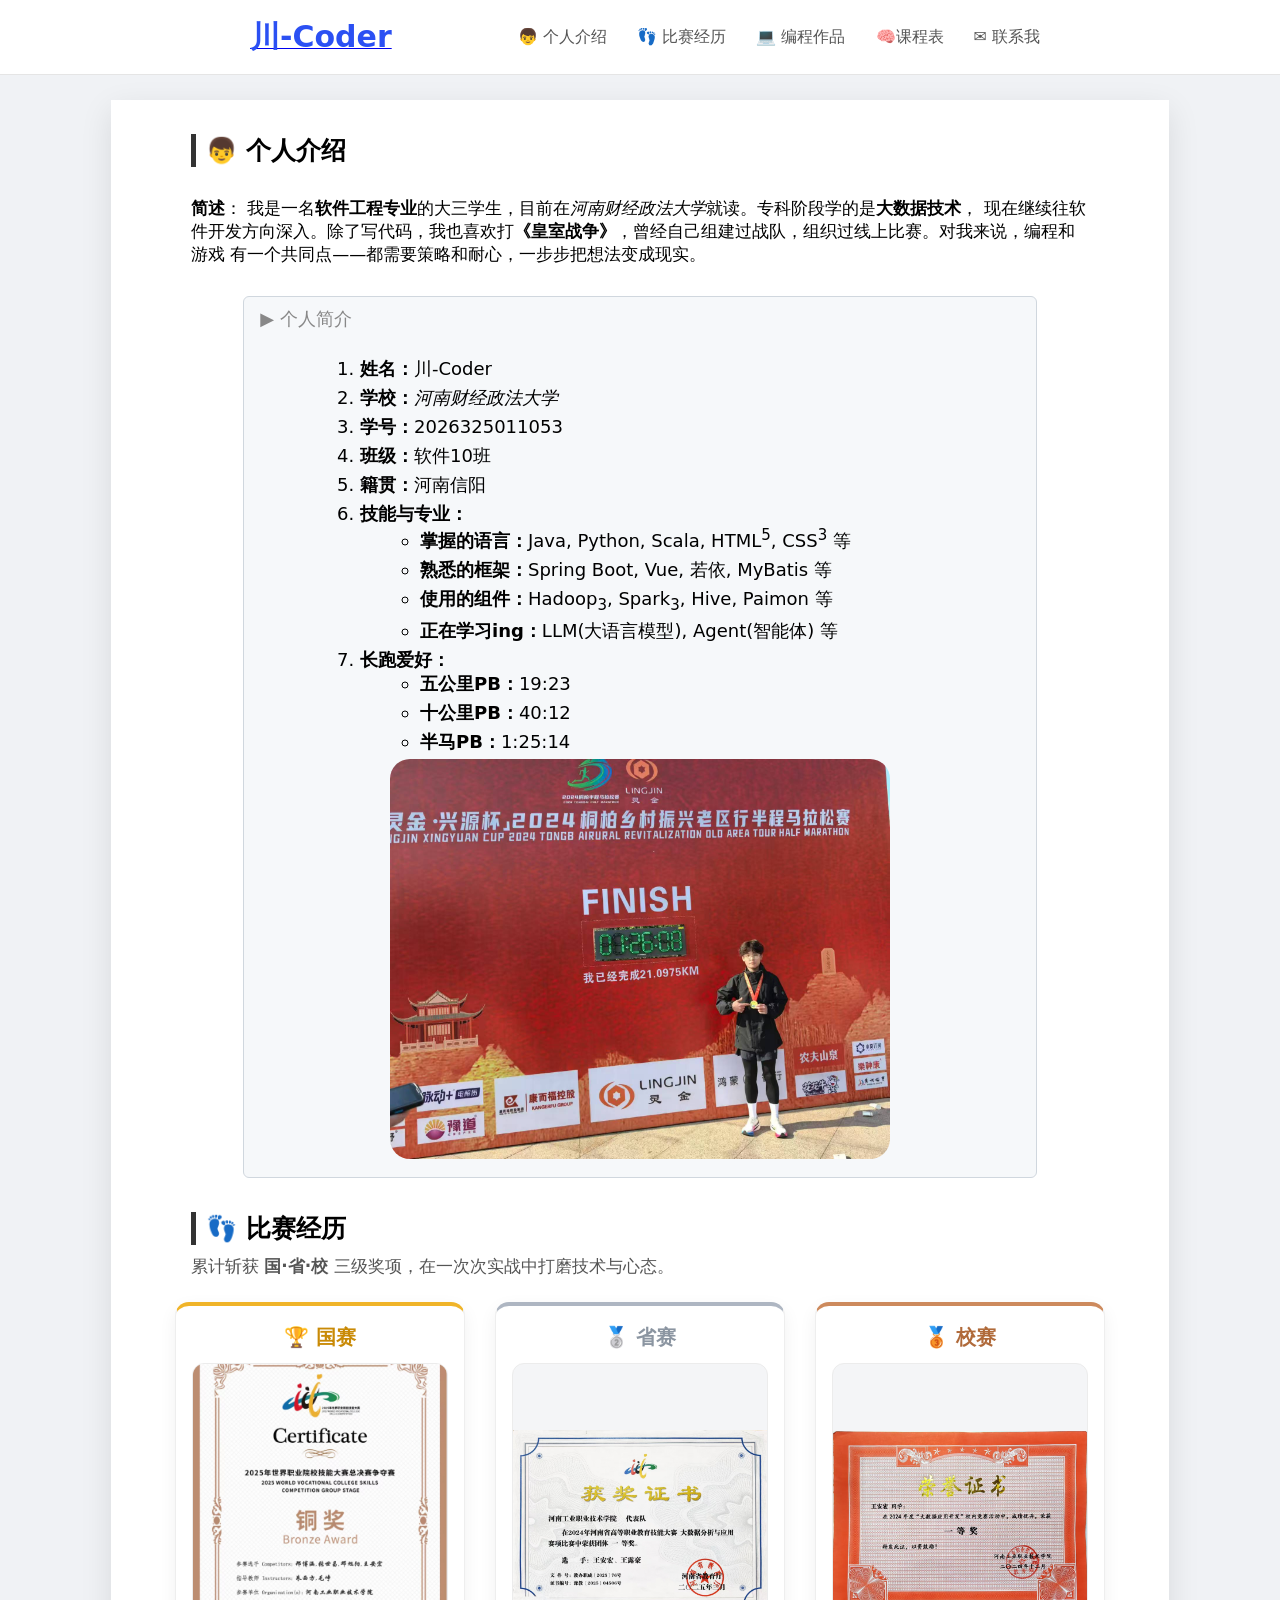
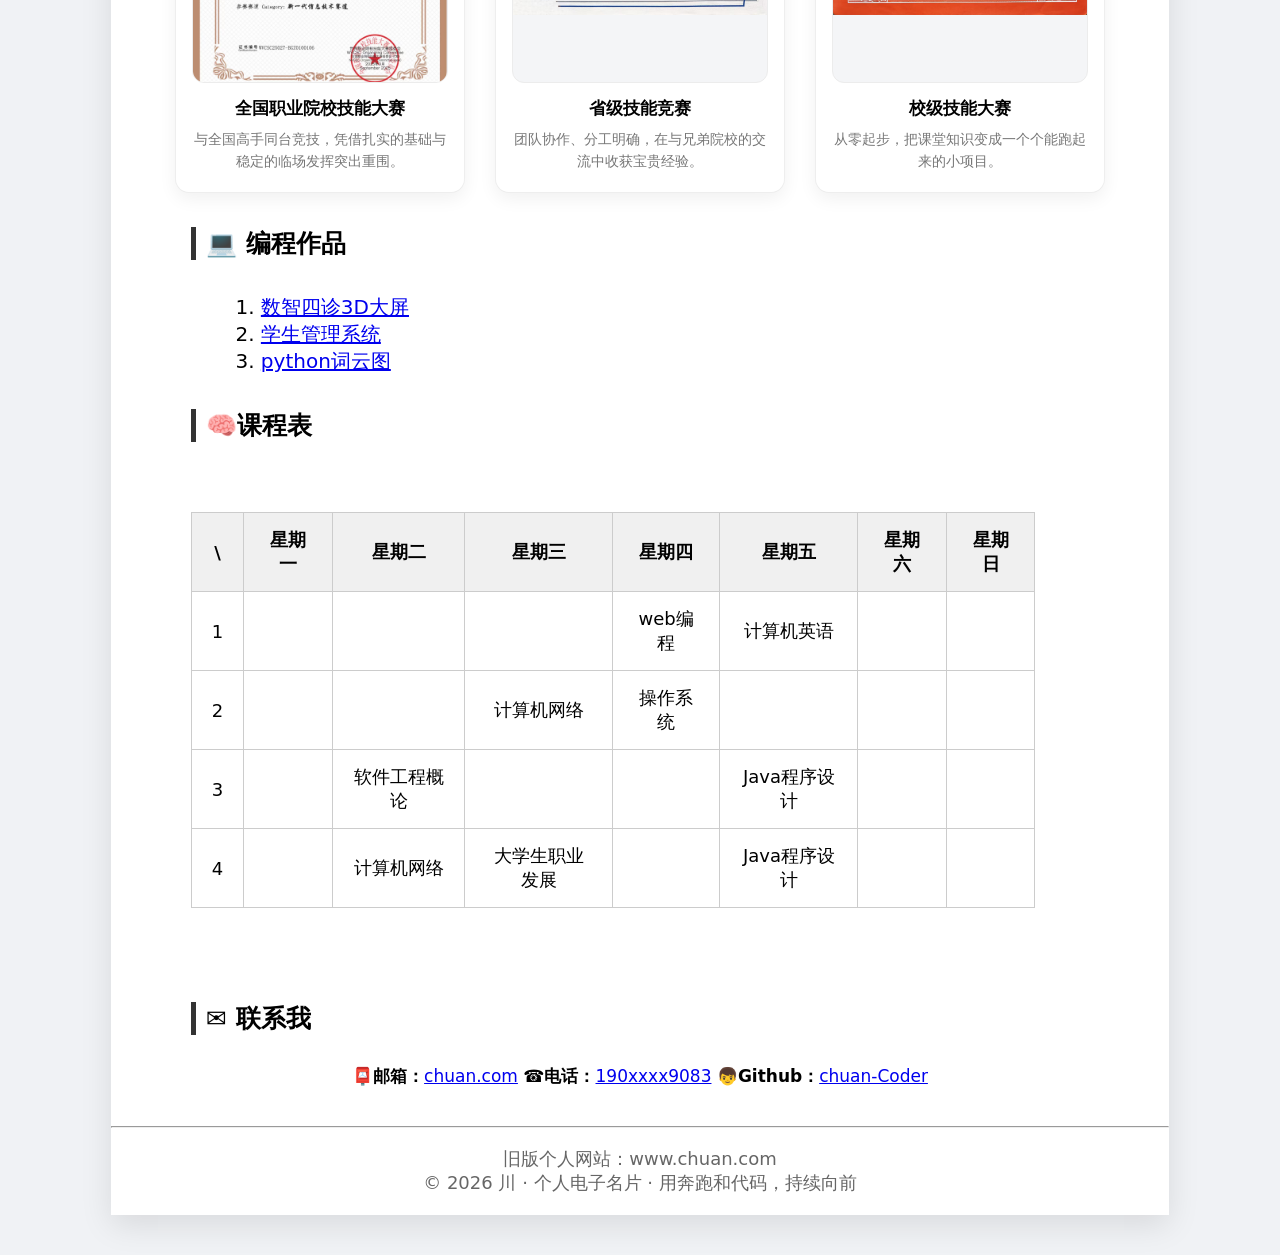
<file: index.html>
<!DOCTYPE html>
<html lang="en">
<head>
    <meta charset="UTF-8">
    <meta name="viewport" content="width=device-width, initial-scale=1.0">
    <!-- 链接CSS -->
    <link rel="stylesheet" href="style.css">
    <title>川 • 个人博客</title>
</head>
<body>
    <!-- 向上滑动锚点前置 -->
    <a id="top"></a>

    <!--导航栏顶置 -->
    <nav class="nav">
        <!-- 点击logo可以回到顶部 -->
        <a href="#top"><span class="logo">川-Coder</span></a>
        <ul class="nav-list">
            <li><a href="#introduce">👦 个人介绍</a></li>
            <li><a href="#competition">👣 比赛经历</a></li>
            <li><a href="#work">💻 编程作品</a></li>
            <li><a href="#course">🧠课程表</a></li>
            <li><a href="#link">✉️ 联系我</a></li>
        </ul>
    </nav>

    <!-- 下方 A4 纸张容器 -->
    <div class="page-container">
        <h2 id="introduce">👦 个人介绍</h2>
        <!-- 我是一名软件工程专业的大三学生，目前在河南财经政法大学就读。专科阶段学的是大数据技术，
         现在继续往软件开发方向深入。平时对 AI 应用、Web 系统开发比较感兴趣，喜欢动手做项目，也在持
         续学习前端和后端的相关知识。除了写代码，我也喜欢打《皇室战争》，曾经自己组建过战队，组织过线
         上比赛。对我来说，编程和游戏有一个共同点——都需要策略和耐心，一步步把想法变成现实。目前我正在
         备考专升本，每天按部就班地学习，希望能在专业上走得更远。未来想做一个能真正落地的 Web 系统，
         把大数据和 AI 结合起来，做出有价值的东西。-->
        <p><b>简述</b>：  我是一名<strong>软件工程专业</strong>的大三学生，目前在<em>河南财经政法大学</em>就读。专科阶段学的是<b>大数据技术</b>，
            现在继续往软件开发方向深入。除了写代码，我也喜欢打<b>《皇室战争》</b>，曾经自己组建过战队，组织过线上比赛。对我来说，编程和游戏
            有一个共同点——都需要策略和耐心，一步步把想法变成现实。</p>
        
            <div class="info">
                <ol>
                    <li><b>姓名：</b>川-Coder</li>
                    <li><b>学校：</b><em>河南财经政法大学</em></li>
                    <li><b>学号：</b>2026325011053</li>
                    <li><b>班级：</b>软件10班</li>
                    <li><b>籍贯：</b>河南信阳</li>                    
                    <li><b>技能与专业：</b>
                        <ul>
                            <li><b>掌握的语言：</b>Java, Python, Scala, HTML<sup>5</sup>, CSS<sup>3</sup> 等</li>
                            <li><b>熟悉的框架：</b>Spring Boot, Vue, 若依, MyBatis 等</li>
                            <li><b>使用的组件：</b>Hadoop<sub>3</sub>, Spark<sub>3</sub>, Hive, Paimon 等</li>
                            <li><b>正在学习ing：</b>LLM(大语言模型), Agent(智能体) 等</li>
                        </ul>
                    </li>       
                    <li><b>长跑爱好：</b>
                        <ul>
                            <li><b>五公里PB：</b>19:23</li>
                            <li><b>十公里PB：</b>40:12</li>
                            <li><b>半马PB：</b>1:25:14</li>
                        </ul>
                    </li>        
                </ol>
                <a href="images/runner.jpg"><img src="images/runner.jpg" alt="runner" width="500px" height="400px" style="border-radius: 20px;"></a>
            </div>


            <!-- 比赛经历 -->
            <h2 id="competition">👣 比赛经历</h2>
            <p class="competition-desc">累计斩获 <b>国·省·校</b> 三级奖项，在一次次实战中打磨技术与心态。</p>

            <div class="medal-list">
                <!-- 国赛 -->
                <div class="medal-card medal-gold">
                    <div class="medal-honor">🏆 国赛</div>
                    <div class="medal-pic">
                        <a href="images/medal01.jpg"><img src="images/medal01.jpg" alt="国赛奖牌"></a>
                    </div>
                    <p class="medal-name"><b>全国职业院校技能大赛</b></p>
                    <p class="medal-text">与全国高手同台竞技，凭借扎实的基础与稳定的临场发挥突出重围。</p>
                </div>

                <!-- 省赛 -->
                <div class="medal-card medal-silver">
                    <div class="medal-honor">🥈 省赛</div>
                    <div class="medal-pic">
                        <a href="images/medal02.jpg"><img src="images/medal02.jpg" alt="省赛奖牌"></a>
                    </div>
                    <p class="medal-name"><b>省级技能竞赛</b></p>
                    <p class="medal-text">团队协作、分工明确，在与兄弟院校的交流中收获宝贵经验。</p>
                </div>

                <!-- 校赛 -->
                <div class="medal-card medal-bronze">
                    <div class="medal-honor">🥉 校赛</div>
                    <div class="medal-pic">
                        <a href="images/medal03.jpg"><img src="images/medal03.jpg" alt="校赛奖牌"></a>
                    </div>
                    <p class="medal-name"><b>校级技能大赛</b></p>
                    <p class="medal-text">从零起步，把课堂知识变成一个个能跑起来的小项目。</p>
                </div>
            </div>

            <!-- 编辑作品 -->
            <h2 id="work">💻 编程作品</h2>
            <div class="work">
                <br>
                <ol>
                    <!-- 链接works 站内跳转 -->
                   <li><a href="works.html#DIFD" target="_blank" rel="noopener">数智四诊3D大屏</a></li>
                   <li><a href="works.html#SMS" target="_blank" rel="noopener">学生管理系统</a></li>
                   <li><a href="works.html#PYTHON_WC" target="_blank" rel="noopener">python词云图</a></li>
                </ol>
            </div>
            
            <!-- 课程表 -->
            <h2 id="course">🧠课程表</h2>
            <div class="course">
                <table>
                    <tr><th>\</th><th>星期一</th><th>星期二</th><th>星期三</th><th>星期四</th><th>星期五</th><th>星期六</th><th>星期日</th></tr>
                    <tr>
                        <td>1</td>
                        <td></td>
                        <td></td>
                        <td></td>
                        <td>web编程</td>
                        <td>计算机英语</td>
                        <td></td>
                        <td></td>
                    </tr>
                    <tr>
                        <td>2</td>
                        <td></td>
                        <td></td>
                        <td>计算机网络</td>
                        <td>操作系统</td>
                        <td></td>
                        <td></td>
                        <td></td>
                    </tr>
                    <tr>
                        <td>3</td>
                        <td></td>
                        <td>软件工程概论</td>
                        <td></td>
                        <td></td>
                        <td>Java程序设计</td>
                        <td></td>
                        <td></td>
                    </tr>
                    <tr>
                        <td>4</td>
                        <td></td>
                        <td>计算机网络</td>
                        <td>大学生职业发展</td>
                        <td></td>
                        <td>Java程序设计</td>
                        <td></td>
                        <td></td>
                    </tr>
                </table>
            </div>


            <!-- 联系我 -->
            <h2 id="link">✉️ 联系我</h2>
            <footer class="foot">
            <p>
                <b>📮邮箱：</b><a href="mailto:chuan@coder.com">chuan.com</a>  
                <b>☎️电话：</b><a href="tel:190xxxx9083">190xxxx9083</a> 
                <b>👦Github：</b><a href="mailto:chuan-Coder">chuan-Coder</a>
            </p>
            <br>
            <br>

            <hr>
            <br>
            <span>旧版个人网站：www.chuan.com</span>
            <span>© 2026 川 · 个人电子名片 · 用奔跑和代码，持续向前</span>
            </footer>

    </div>
</body>
</html>
</file>
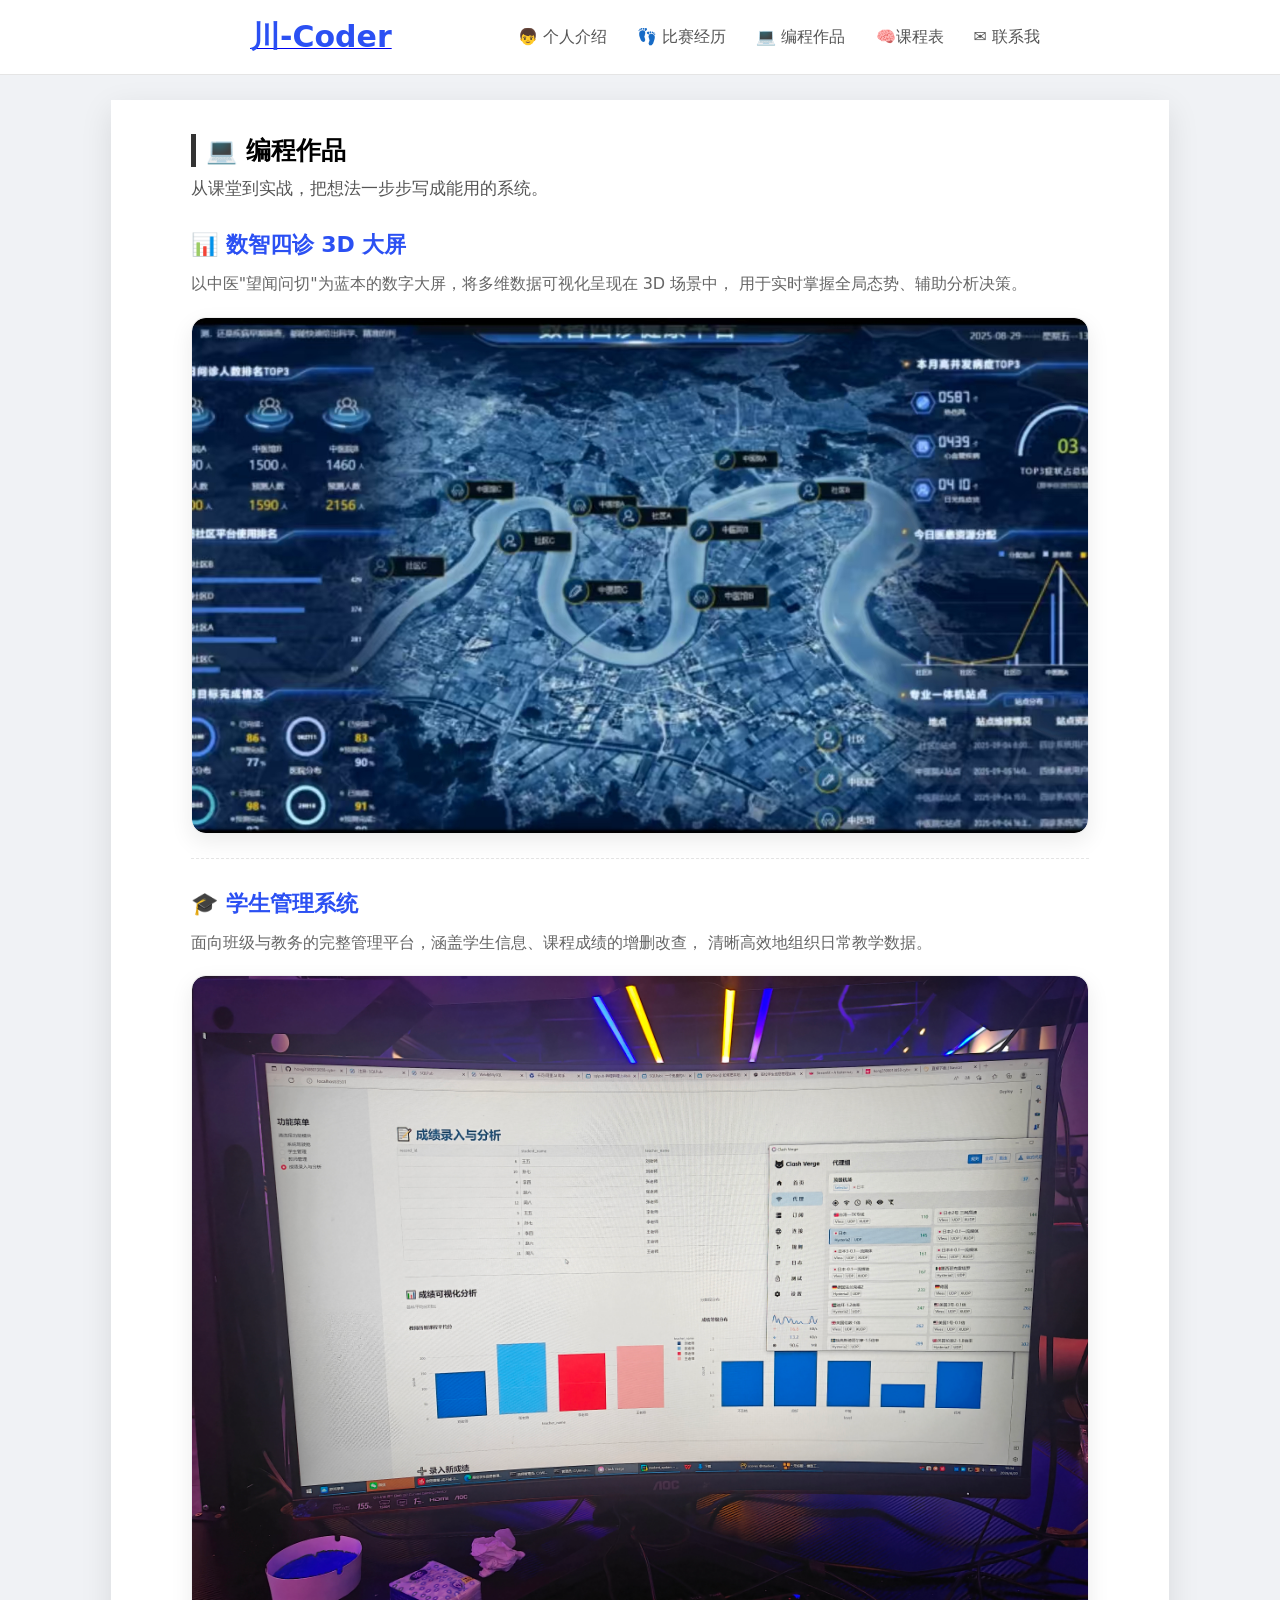
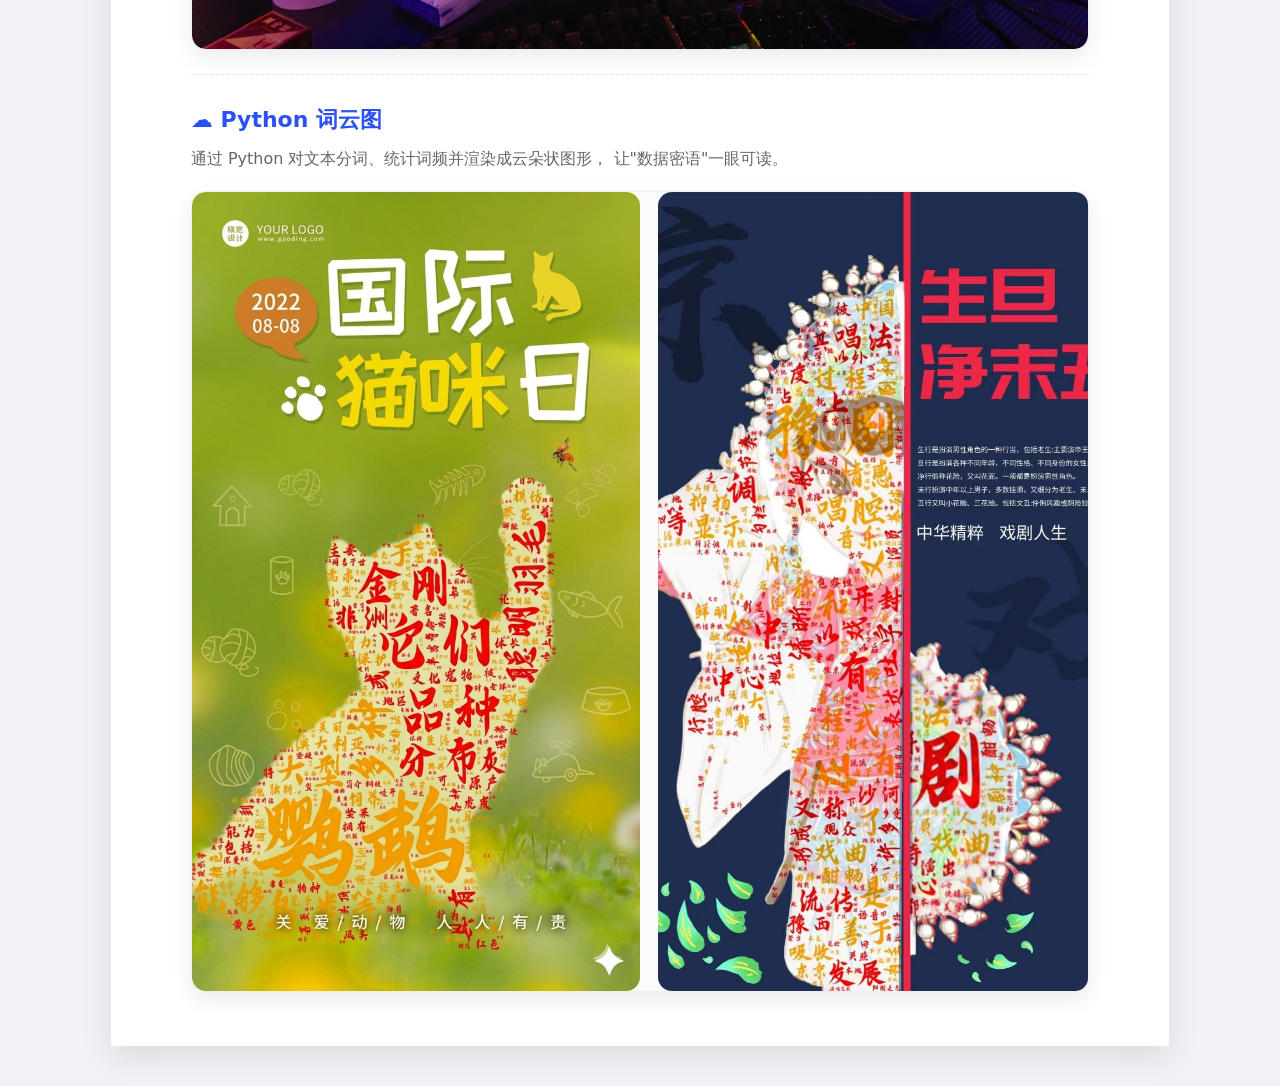
<file: works.html>
<!DOCTYPE html>
<html lang="zh-CN">
<head>
    <meta charset="UTF-8">
    <meta name="viewport" content="width=device-width, initial-scale=1.0">
    <link rel="stylesheet" href="style.css">
    <title>川 • 编程作品</title>
</head>
<body>
        <!--导航栏顶置 -->
    <nav class="nav">
        <!-- 点击logo可以回到顶部 -->
        <a href="index.html"><span class="logo">川-Coder</span></a>
        <ul class="nav-list">
            <li><a href="index.html#introduce">👦 个人介绍</a></li>
            <li><a href="index.html#competition">👣 比赛经历</a></li>
            <li><a href="index.html#work">💻 编程作品</a></li>
            <li><a href="index.html#course">🧠课程表</a></li>
            <li><a href="index.html#link">✉️ 联系我</a></li>
        </ul>
    </nav>

    <!-- A4 纸张容器 -->
    <div class="page-container">

        <h2 id="work">💻 编程作品</h2>
        <p class="competition-desc">从课堂到实战，把想法一步步写成能用的系统。</p>

        <div class="work-block">
            <h3 id="DIFD">📊 数智四诊 3D 大屏</h3>
            <p class="work-intro">
                以中医"望闻问切"为蓝本的数字大屏，将多维数据可视化呈现在 3D 场景中，
                用于实时掌握全局态势、辅助分析决策。
            </p>
            <div class="work-media">
                <a href="images/work01.jpg" download><img src="images/work01.jpg" alt="数智四诊3D大屏"></a>
            </div>
        </div>

        <div class="work-block">
            <h3 id="SMS">🎓 学生管理系统</h3>
            <p class="work-intro">
                面向班级与教务的完整管理平台，涵盖学生信息、课程成绩的增删改查，
                清晰高效地组织日常教学数据。
            </p>
            <div class="work-media">
                <a href="images/work02.jpg" download><img src="images/work02.jpg" alt="学生管理系统"></a>
            </div>
        </div>

        <div class="work-block">
            <h3 id="PYTHON_WC">☁️ Python 词云图</h3>
            <p class="work-intro">
                通过 Python 对文本分词、统计词频并渲染成云朵状图形，
                让"数据密语"一眼可读。
            </p>
            <div class="work-media work-media-row">
                <img src="images/work03.png" alt="Python词云图1">
                <img src="images/work04.jpg" alt="Python词云图2">
            </div>
        </div>

    </div>
</body>
</html>
</file>
<file: style.css>
/* 全局重置和基础设置 */
* {
    margin: 0;
    padding: 0;
    box-sizing: border-box;
}

body {
    font-family: "微软雅黑", "Microsoft YaHei", system-ui, sans-serif;
    background-color: #f0f2f5; 
    /* 注意：因为导航栏固定了，body 不需要再 flex 居中导航栏了，但 A4 纸还需要居中 */
    display: flex;
    flex-direction: column;
    align-items: center;
    min-height: 100vh;
    /* 【关键】给 body 顶部加一个 padding，大小等于导航栏的高度(80px)，防止 A4 纸内容被导航栏挡住 */
    padding-top: 80px; 
}

h2 { 
    font-size: 25px; 
    margin: 34px 0 10px; 
    padding-left: 10px; 
    border-left: 5px solid #333; 
    margin-left: 80px;
}
p  { 
    font-size: 17px;
    margin: 30px 80px; 
}

/* ========== 白色顶部导航栏 ========== */
.nav {
    /* 【关键】固定定位：让导航栏脱离文档流，固定在屏幕顶部 */
    position: fixed;
    top: 0;
    left: 0;
    z-index: 1000; /* 保证导航栏在最上层，不会被 A4 纸挡住 */

    width: 100%;
    height: 75px;
    background-color: #ffffff;
    display: flex;
    justify-content: space-between;
    align-items: center;
    padding: 0 200px; /* 这里控制导航栏整体内容的左右边距 */
    border-bottom: 1px solid #e5e5e5;
}

/* Logo 样式 */
.logo {
    font-size: 30px;
    font-weight: bold;
    color: #2b50f3; 
    margin-left: 50px;

}

/* 菜单列表样式 */
.nav-list {
    list-style: none;
    display: flex;
    gap: 30px;
    margin-right: 40px;
}

/* 菜单链接样式 */
.nav-list a {
    text-decoration: none;
    color: #555;
    font-size: 16px;
    display: flex;
    align-items: center;
    gap: 5px;
    transition: color 0.3s ease;
}

/* 鼠标悬停效果 */
.nav-list a:hover {
    color: #2b50f3;
}

/* ========== A4容器 ========== */
.page-container {
    width: 280mm;
    min-height: 297mm;
    background-color: #ffffff;
    box-shadow: 0 10px 30px rgba(0, 0, 0, 0.1);
    margin-top: 20px;
    margin-bottom: 40px;
}


/* ========== 个人介绍 ========== */
.info {
  background: #f6f8fa;
  border: 1px solid #d0d7de;
  border-radius: 6px;
  padding: 10px 16px 14px;
  width: 75%;
  margin: 10px auto;
  text-align: center;
}

.info ol {
  width: 600px;             /* 【核心】限制列表的宽度。你可以根据内容长短自己微调这个数字 */
  margin: 0 auto;           /* 【核心】让列表本身在盒子中水平居中 */
  padding-top: 20px;
  padding-left: 20px;       /* 【核心】重新给左边留 20px 的空白，把圆点还给文字 */
  text-align: left;         /* 让列表里的文字靠左对齐，保证和圆点紧贴在一起 */
}
.info ul {
  width: 500px;             /* 【核心】限制列表的宽度。你可以根据内容长短自己微调这个数字 */
  margin: 0 auto;           /* 【核心】让列表本身在盒子中水平居中 */
  padding-left: 20px;       /* 【核心】重新给左边留 20px 的空白，把圆点还给文字 */
  text-align: left;         /* 让列表里的文字靠左对齐，保证和圆点紧贴在一起 */
}
.info li {
    font-size: 18px;
  margin-bottom: 5px;   /* 让每一行列表之间稍微留出一点空隙 */
}

.info::before {
  text-align: left;
  content: "▶ 个人简介";
  display: block;
  font-size: 18px;
  color: #888;
  margin-bottom: 6px;
}


/* ========== 比赛经历 ========== */
.competition-desc {
    margin: 8px 80px 24px;
    font-size: 17px;
    color: #555;
}

.medal-list {
    display: flex;
    gap: 30px;
    justify-content: center;
    margin: 10px 60px 20px;
}

.medal-card {
    flex: 1;
    max-width: 290px;
    background: #fff;
    border: 1px solid #eee;
    border-top: 4px solid #ccc;
    border-radius: 14px;
    padding: 18px 16px 20px;
    text-align: center;
    box-shadow: 0 6px 18px rgba(0, 0, 0, 0.06);
    transition: transform 0.25s ease, box-shadow 0.25s ease;
}

.medal-card:hover {
    transform: translateY(-6px);
    box-shadow: 0 12px 26px rgba(0, 0, 0, 0.12);
}

/* 金银铜三色顶边 */
.medal-gold   { border-top-color: #f0b429; }
.medal-silver { border-top-color: #aeb6c2; }
.medal-bronze { border-top-color: #cd8a5d; }

.medal-honor {
    font-size: 20px;
    font-weight: bold;
    margin-bottom: 12px;
}
.medal-gold .medal-honor   { color: #c98a06; }
.medal-silver .medal-honor { color: #8b95a1; }
.medal-bronze .medal-honor { color: #b06a3a; }

.medal-pic {
    width: 100%;
    aspect-ratio: 4 / 5;
    margin: 0 auto 14px;
    overflow: hidden;
    border-radius: 12px;
    background: #f4f5f7;
    border: 1px solid #ececec;
    display: flex;
    align-items: center;
    justify-content: center;
}
.medal-pic img {
    width: 100%;
    height: 100%;
    object-fit: cover;
    object-position: center;
    display: block;
    transition: transform 0.25s ease;
}
.medal-card:hover .medal-pic img {
    transform: scale(1.05);
}

.medal-name {
    font-size: 17px;
    margin: 0 0 8px;
}
.medal-text {
    font-size: 14px;
    line-height: 1.6;
    color: #777;
    margin: 0 auto;
}

/* ========== 编程作品链接web ========== */
.work-block {
    margin: 0 80px 30px;
    padding-bottom: 24px;
    border-bottom: 1px dashed #e5e5e5;
}
.work-block:last-child {
    border-bottom: none;
}

.work-block h3 {
    font-size: 22px;
    color: #2b50f3;
    margin: 30px 0 10px;
    padding-left: 0;
    border-left: none;
    margin-left: 0;
}

.work-intro {
    font-size: 16px;
    line-height: 1.8;
    color: #666;
    margin: 0 0 18px;
    text-align: justify;
}

.work-media {
    border-radius: 14px;
    overflow: hidden;
    border: 1px solid #eee;
    box-shadow: 0 8px 22px rgba(0, 0, 0, 0.08);
    background: #fafbfc;
}
.work-media img {
    display: block;
    width: 100%;
    height: auto;
    object-fit: cover;
    border-radius: 14px;
}

.work-media-row {
    display: flex;
    gap: 18px;
}
.work-media-row img {
    flex: 1;
    width: 50%;
    min-height: 220px;
}

/* ========== 编程作品 ========== */
.work {
    font-size: 20px;
    padding-left:150px;
}

/* ========== 课程表 ========== */
/* 表格与页脚 */
.course {
  padding: 40px;            
  padding-left: 80px;      
  overflow-x: auto;        
}
table {border-collapse: collapse;margin: 20px 0;width: 90%;font-size: 18px;}
th, td {border: 1px solid #ccc;padding: 15px 20px;text-align: center;vertical-align: middle;}
th {background: #f0f0f0;font-weight: bold;}

/* ========== 联系我 ========== */
.foot {
  text-align: center; 
  padding: 20px 0;    
}

.foot p {
  margin: 0;         
}

.foot span {
  display: block;     
  font-size: 18px;
  color: #666;        
}
</file>
